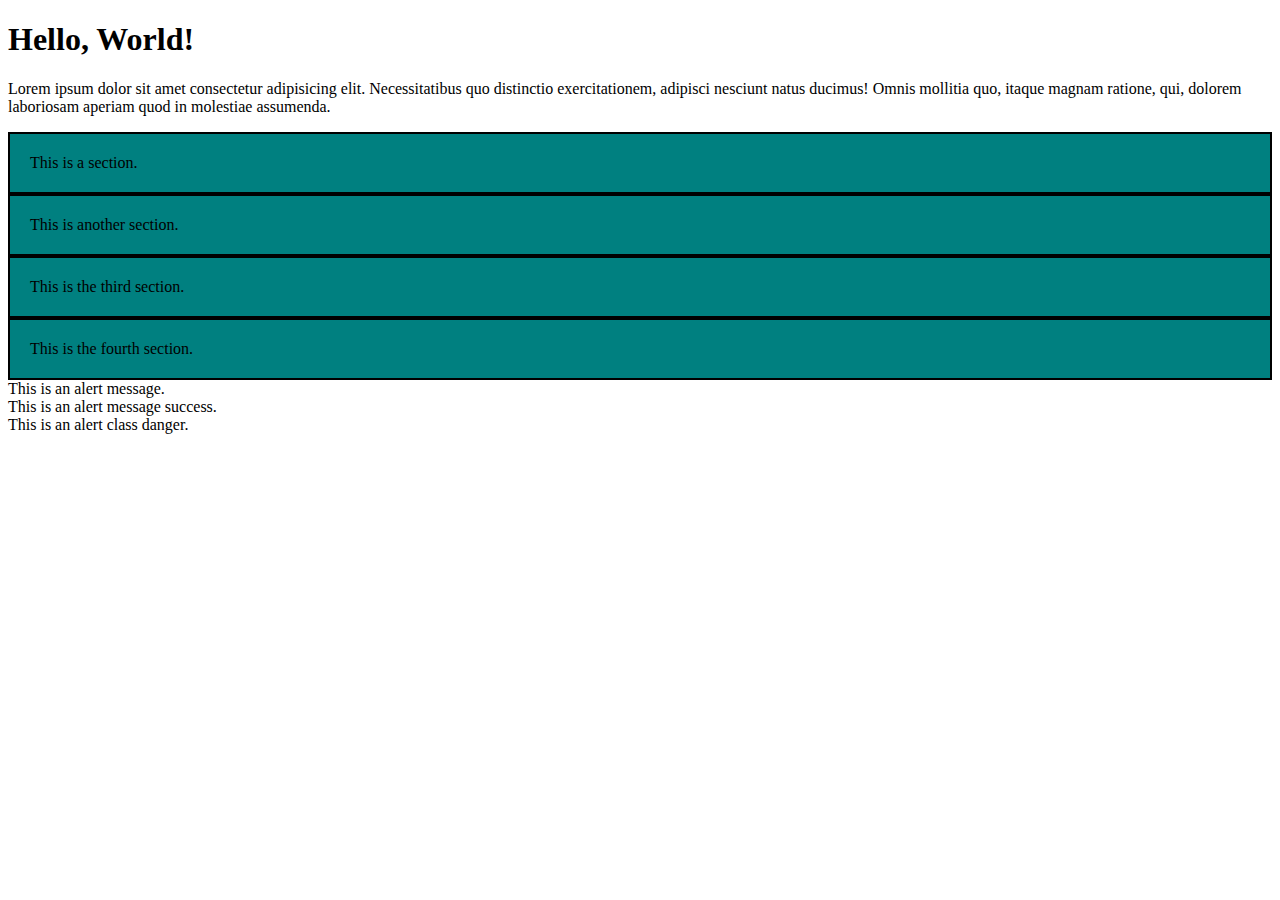
<file: bootstrap.html>
<!DOCTYPE html>
<html>
  <head>
    <title>My Bootstrap page.</title>
    <link href="https://stackpath.bootstrapcdn.com/bootstrap/4.5.0/css/bootstrap.min.css" rel="stylesheet" integrity="sha384-9aIt2nRpC12Uk9gS9baDl411NQApFmC26EwAOH8WgZl5MYYxFfc+NcPb1dKGj7Sk" crossorigin="anonymous">
    <style>
      .row > div {
        padding: 20px;
        background-color: teal;
        border: 2px solid black;
      }
    </style>
  </head>
  <body>
    <h1>Hello, World!</h1>
    <p>Lorem ipsum dolor sit amet consectetur adipisicing elit. Necessitatibus quo distinctio exercitationem, adipisci nesciunt natus ducimus! Omnis mollitia quo, itaque magnam ratione, qui, dolorem laboriosam aperiam quod in molestiae assumenda.</p>
    <div class="row">
      <div class="col-lg-3 col-sm-6">
        This is a section.
      </div>
      <div class="col-lg-3 col-sm-6">
        This is another section.
      </div>
      <div class="col-lg-3 col-sm-6">
        This is the third section.
      </div>
      <div class="col-lg-3 col-sm-6">
        This is the fourth section.
      </div>
    </div>
    <div class="container">
      <div class="alert alert-primary" role="alert">
        This is an alert message.
      </div>
      <div class="alert alert-success" role="alert">
        This is an alert message success.
      </div>
      <div class="alert alert-danger" role="alert">
        This is an alert class danger.
      </div>
    </div>
  </body>
</html>
</file>
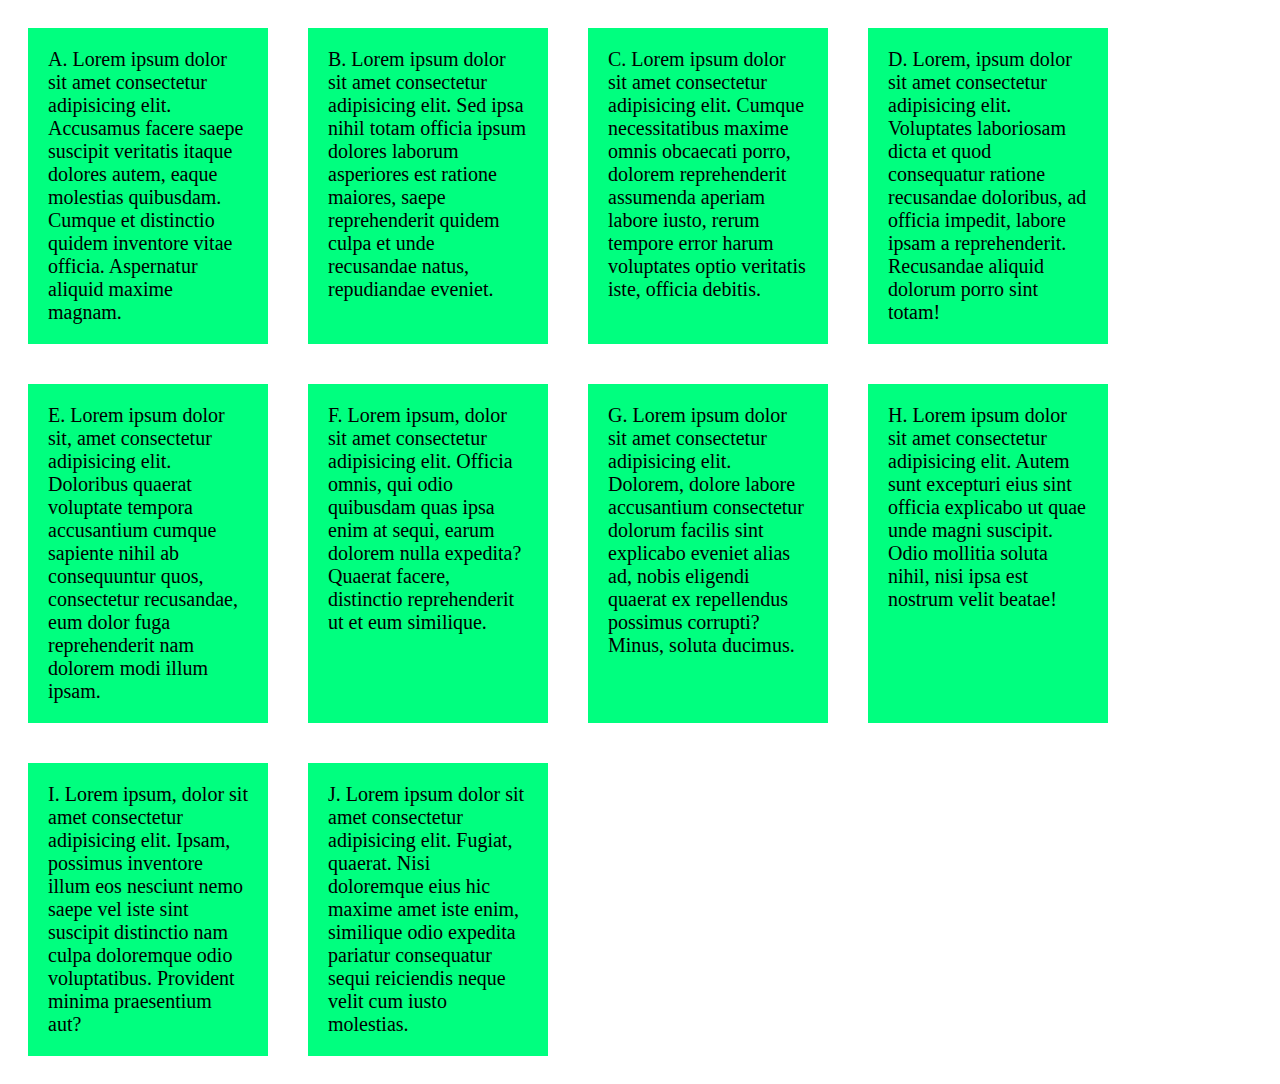
<file: flexbox.html>
<!DOCTYPE html>
<html>
  <head>
    <title>My FlexBox web site.</title>
    <meta name="viewport" content="width=device-width" initial-scale="1.0">
    <style>
      .container {
        display: flex;
        flex-wrap: wrap;
      }
      .container > div {
        background-color: springgreen;
        font-size: 20px;
        margin: 20px;
        padding: 20px;
        width: 200px;
      }
    </style>
  </head>
  <body>
    <div class="container">
      <div>A. Lorem ipsum dolor sit amet consectetur adipisicing elit. Accusamus facere saepe suscipit veritatis itaque dolores autem, eaque molestias quibusdam. Cumque et distinctio quidem inventore vitae officia. Aspernatur aliquid maxime magnam.</div>
      <div>B. Lorem ipsum dolor sit amet consectetur adipisicing elit. Sed ipsa nihil totam officia ipsum dolores laborum asperiores est ratione maiores, saepe reprehenderit quidem culpa et unde recusandae natus, repudiandae eveniet.</div>
      <div>C. Lorem ipsum dolor sit amet consectetur adipisicing elit. Cumque necessitatibus maxime omnis obcaecati porro, dolorem reprehenderit assumenda aperiam labore iusto, rerum tempore error harum voluptates optio veritatis iste, officia debitis.</div>
      <div>D. Lorem, ipsum dolor sit amet consectetur adipisicing elit. Voluptates laboriosam dicta et quod consequatur ratione recusandae doloribus, ad officia impedit, labore ipsam a reprehenderit. Recusandae aliquid dolorum porro sint totam!</div>
      <div>E. Lorem ipsum dolor sit, amet consectetur adipisicing elit. Doloribus quaerat voluptate tempora accusantium cumque sapiente nihil ab consequuntur quos, consectetur recusandae, eum dolor fuga reprehenderit nam dolorem modi illum ipsam.</div>
      <div>F. Lorem ipsum, dolor sit amet consectetur adipisicing elit. Officia omnis, qui odio quibusdam quas ipsa enim at sequi, earum dolorem nulla expedita? Quaerat facere, distinctio reprehenderit ut et eum similique.</div>
      <div>G. Lorem ipsum dolor sit amet consectetur adipisicing elit. Dolorem, dolore labore accusantium consectetur dolorum facilis sint explicabo eveniet alias ad, nobis eligendi quaerat ex repellendus possimus corrupti? Minus, soluta ducimus.</div>
      <div>H. Lorem ipsum dolor sit amet consectetur adipisicing elit. Autem sunt excepturi eius sint officia explicabo ut quae unde magni suscipit. Odio mollitia soluta nihil, nisi ipsa est nostrum velit beatae!</div>
      <div>I. Lorem ipsum, dolor sit amet consectetur adipisicing elit. Ipsam, possimus inventore illum eos nesciunt nemo saepe vel iste sint suscipit distinctio nam culpa doloremque odio voluptatibus. Provident minima praesentium aut?</div>
      <div>J. Lorem ipsum dolor sit amet consectetur adipisicing elit. Fugiat, quaerat. Nisi doloremque eius hic maxime amet iste enim, similique odio expedita pariatur consequatur sequi reiciendis neque velit cum iusto molestias.</div>
    </div>
  </body>
</html>
</file>
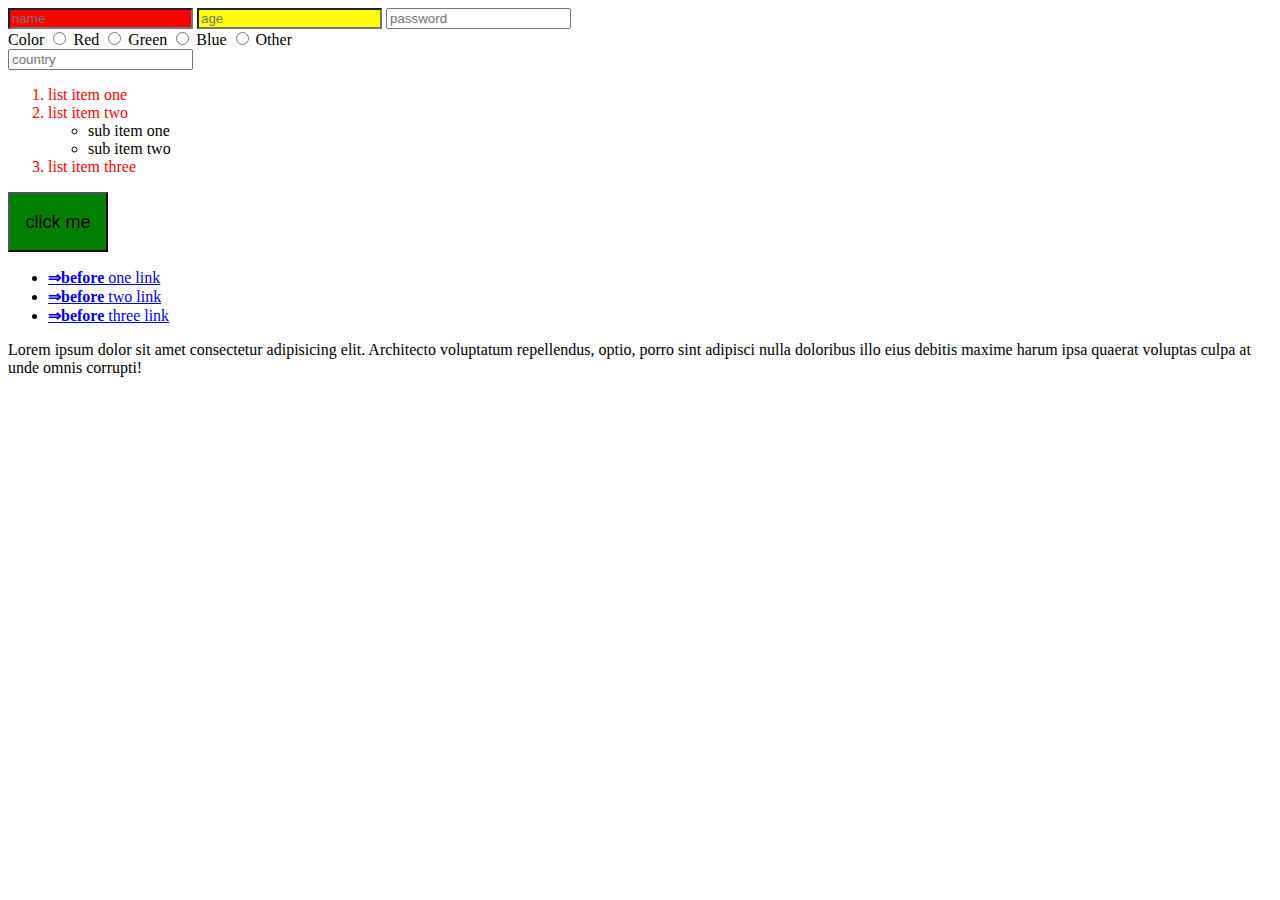
<file: form.html>
<!DOCTYPE html>
<html>
  <head>
    <title>My Form</title>
    <style>
      ol > li {
        color: red;
      }
      input[type=text] {
        background-color: red;
      }
      input[type=number] {
        background-color: yellow;
      }
      button {
        width: 100px;
        height: 60px;
        font-size: 18px;
        background-color: green;
      }
      button:hover {
        background-color: blue;
      }
      a::before {
        content: "\21d2 before ";
        font-weight: bold;
      }
      p::selection {
        color:blue;
        background-color: yellow;
      }
    </style>
  </head>
  <body>
    <div>
      <form>
        <input name="name" type="text" placeholder="name">
        <input name="name" type="number" placeholder="age">
        <input name="password" type="password" placeholder="password">
      </form>
    </div>
    <div>
      Color
      <input name="color" type="radio" value="red"> Red 
      <input name="color" type="radio" value="green"> Green 
      <input name="color" type="radio" value="blue"> Blue  
      <input name="color" type="radio" value="other"> Other  
    </div>
    <div>
      <input name="country" list="countries" placeholder="country">
      <datalist id="countries">
        <option value="Abcd"></option>
        <option value="Bacd"></option>
        <option value="Cade"></option>
      </datalist>
    </div>
    <div>
      <ol>
        <li>list item one</li>
        <li>list item two</li>
        <ul>
          <li>sub item one</li>
        </ul>
        <ul>
          <li>sub item two</li>
        </ul>
        <li>list item three</li>
      </ol>
    </div>
    <div>
      <button>click me</button>
    </div>
    <div>
      <ul>
        <li><a href="#">one link</a></li>
        <li><a href="#">two link</a></li>
        <li><a href="#">three link</a></li>
      </ul>
    </div>
    <div>
      <p>
        Lorem ipsum dolor sit amet consectetur adipisicing elit. Architecto voluptatum repellendus, optio, porro sint adipisci nulla doloribus illo eius debitis maxime harum ipsa quaerat voluptas culpa at unde omnis corrupti!
      </p>
    </div>
  </body>
</html>
</file>
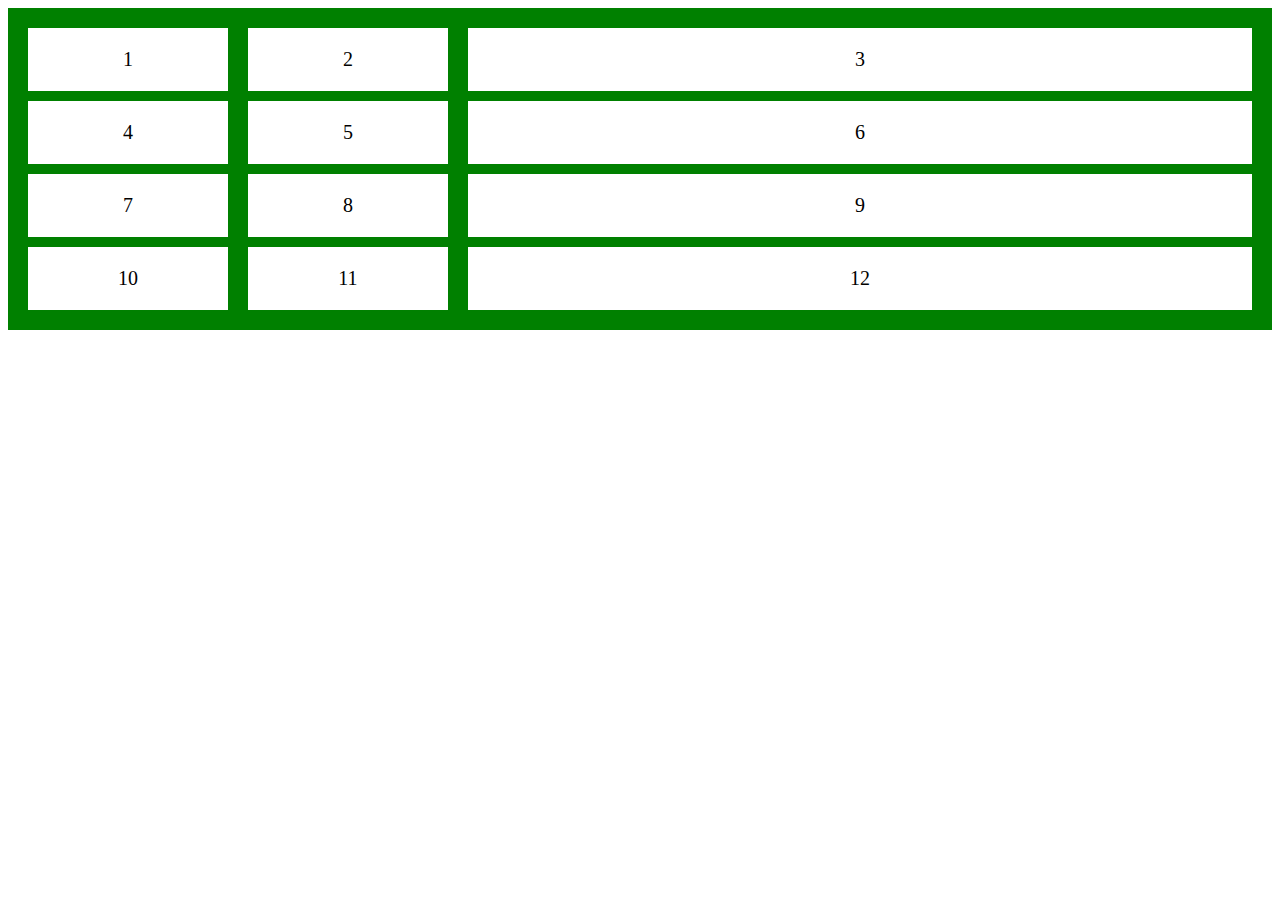
<file: grid.html>
<!DOCTYPE html>
<html>
  <head>
    <title>My Grid web site.</title>
    <meta name="viewport" content="width=device-width", initial-scale="1.0">
    <style>
      .grid {
        background-color: green;
        display: grid;
        padding: 20px;
        grid-column-gap: 20px;
        grid-row-gap: 10px;
        grid-template-columns: 200px 200px auto;
      }
      .grid-item {
        background-color: white;
        font-size: 20px;
        padding: 20px;
        text-align: center;
      }
    </style>
  </head>
  <body>
    <div class="grid">
      <div class="grid-item">1</div>
      <div class="grid-item">2</div>
      <div class="grid-item">3</div>
      <div class="grid-item">4</div>
      <div class="grid-item">5</div>
      <div class="grid-item">6</div>
      <div class="grid-item">7</div>
      <div class="grid-item">8</div>
      <div class="grid-item">9</div>
      <div class="grid-item">10</div>
      <div class="grid-item">11</div>
      <div class="grid-item">12</div>
    </div>
  </body>
</html>
</file>
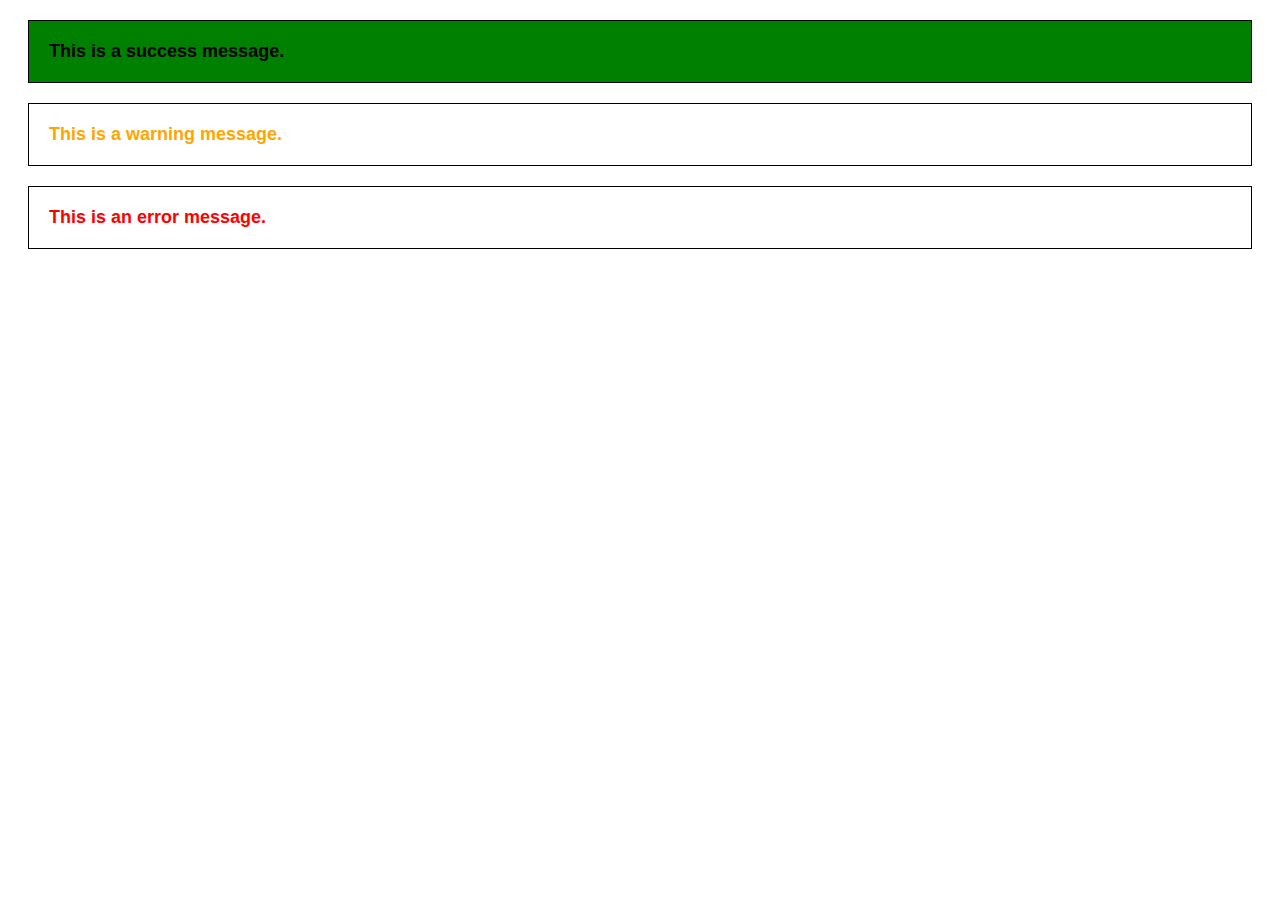
<file: inheritance.html>
<!DOCTYPE html>
<html>
  <head>
    <title>My Inheritance web page.</title>
    <link rel="stylesheet" href="inheritance.css">
  </head>
  <body>
    <div class="success">This is a success message.</div>
    <div class="warning">This is a warning message.</div>
    <div class="error">This is an error message.</div>
  </body>
</html>
</file>
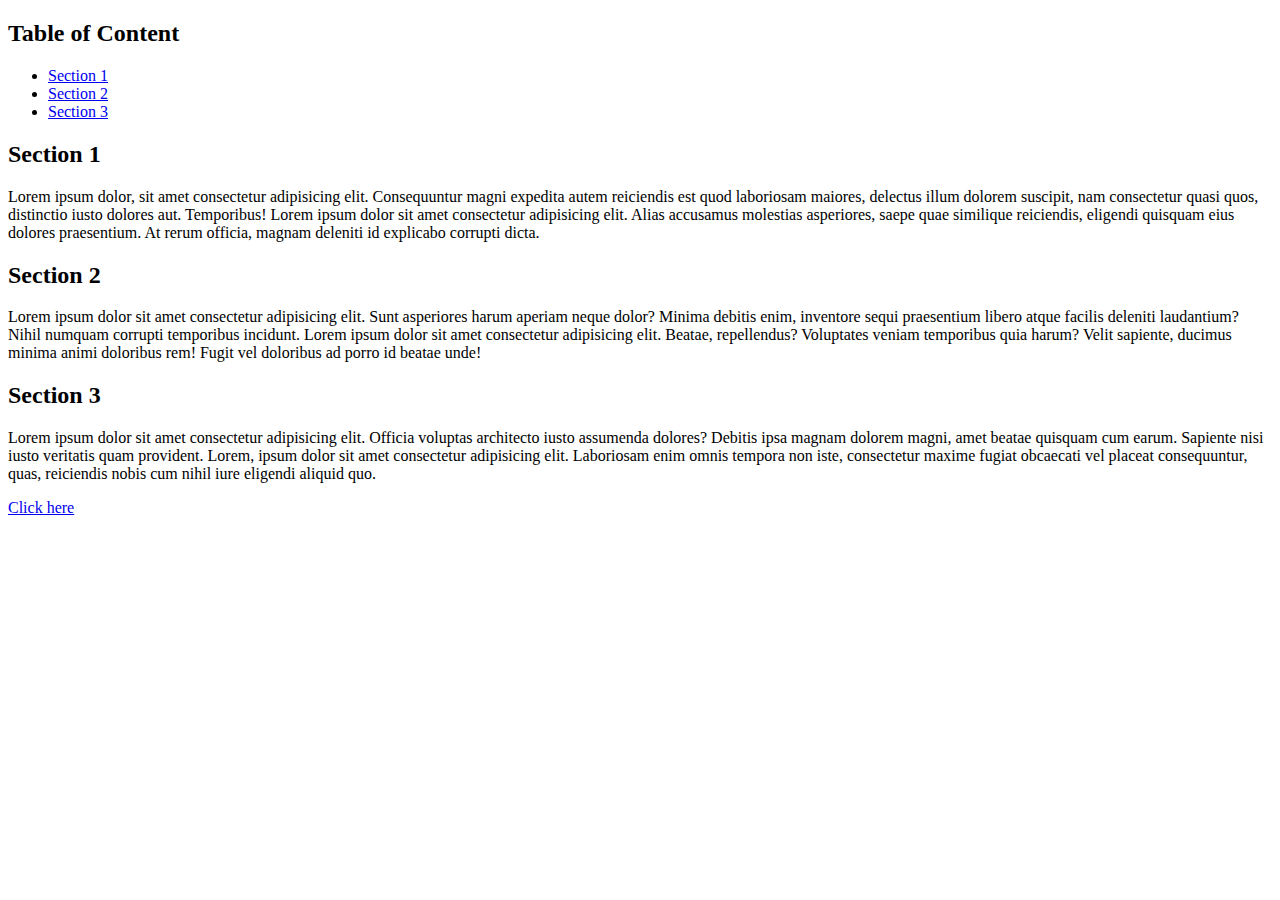
<file: link0.html>
<!DOCTYPE html>
<html>
  <head>
    <title>My Web Page</title>
  </head>
  <body>
    <h2>Table of Content</h2>
    <ul>
      <li><a href="#section1">Section 1</a></li>
      <li><a href="#section2">Section 2</a></li>
      <li><a href="#section3">Section 3</a></li>
    </ul>
    <h2 id="section1">Section 1</h2>
    <p>
      Lorem ipsum dolor, sit amet consectetur adipisicing elit. Consequuntur magni expedita autem reiciendis est quod laboriosam maiores, delectus illum dolorem suscipit, nam consectetur quasi quos, distinctio iusto dolores aut. Temporibus! Lorem ipsum dolor sit amet consectetur adipisicing elit. Alias accusamus molestias asperiores, saepe quae similique reiciendis, eligendi quisquam eius dolores praesentium. At rerum officia, magnam deleniti id explicabo corrupti dicta.
    </p>
    <h2 id="section2">Section 2</h2>
    <p>
      Lorem ipsum dolor sit amet consectetur adipisicing elit. Sunt asperiores harum aperiam neque dolor? Minima debitis enim, inventore sequi praesentium libero atque facilis deleniti laudantium? Nihil numquam corrupti temporibus incidunt. Lorem ipsum dolor sit amet consectetur adipisicing elit. Beatae, repellendus? Voluptates veniam temporibus quia harum? Velit sapiente, ducimus minima animi doloribus rem! Fugit vel doloribus ad porro id beatae unde!
    </p>
    <h2 id="section3">Section 3</h2>
    <p>
      Lorem ipsum dolor sit amet consectetur adipisicing elit. Officia voluptas architecto iusto assumenda dolores? Debitis ipsa magnam dolorem magni, amet beatae quisquam cum earum. Sapiente nisi iusto veritatis quam provident.  Lorem, ipsum dolor sit amet consectetur adipisicing elit. Laboriosam enim omnis tempora non iste, consectetur maxime fugiat obcaecati vel placeat consequuntur, quas, reiciendis nobis cum nihil iure eligendi aliquid quo.
    </p>
    <a href="hello.html">Click here</a>
  </body>
  </html>
</file>
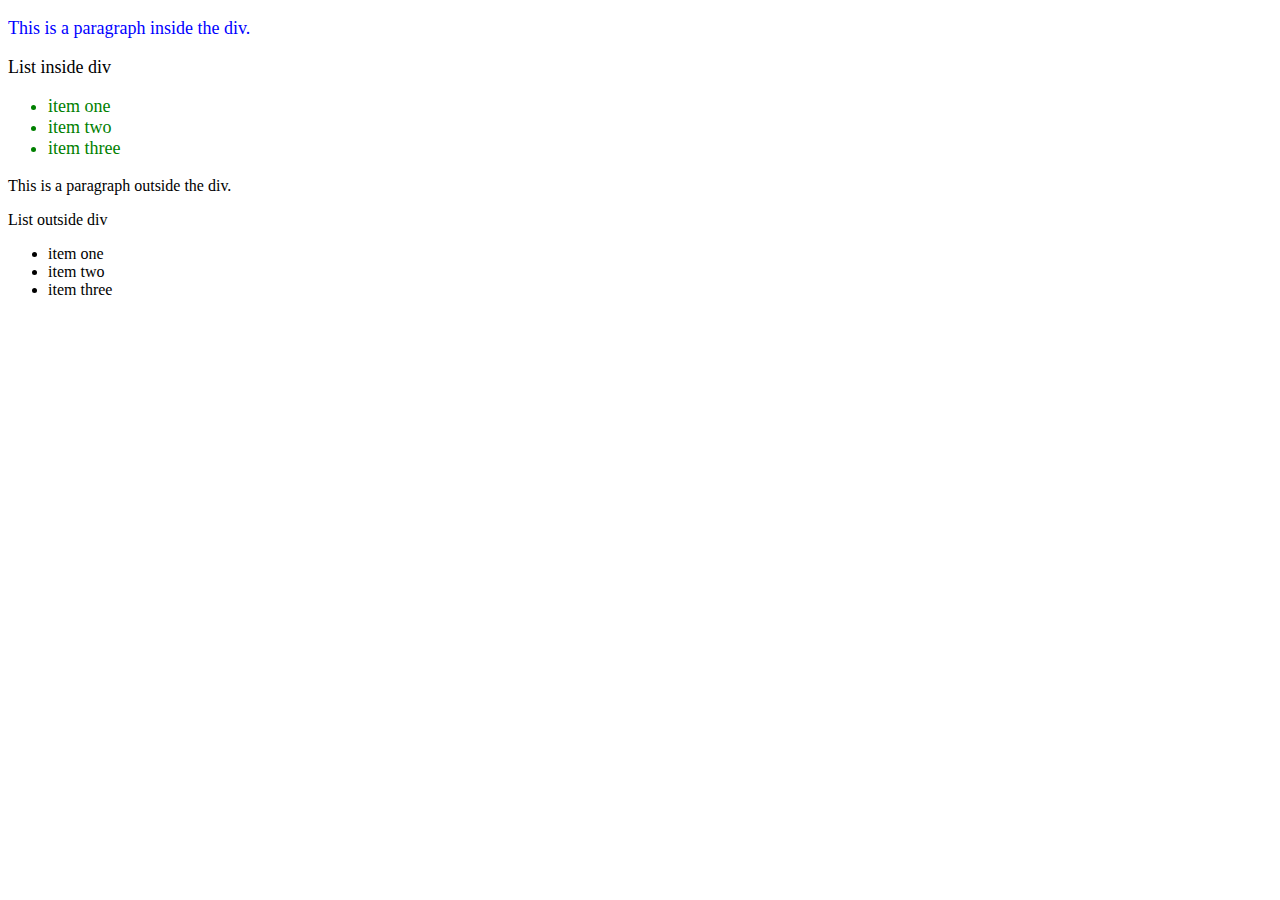
<file: nesting.html>
<!DOCTYPE html>
<html>
  <head>
    <title>My Nesting web site</title>
    <link rel="stylesheet" href="nesting.css">
  </head>
  <body>
    <div>
      <p>This is a paragraph inside the div.</p>
      List inside div
      <ul>
        <li>item one</li>
        <li>item two</li>
        <li>item three</li>
      </ul>
    </div>
    <p>This is a paragraph outside the div.</p>
    List outside div
      <ul>
        <li>item one</li>
        <li>item two</li>
        <li>item three</li>
      </ul>
  </body>
</html>
</file>
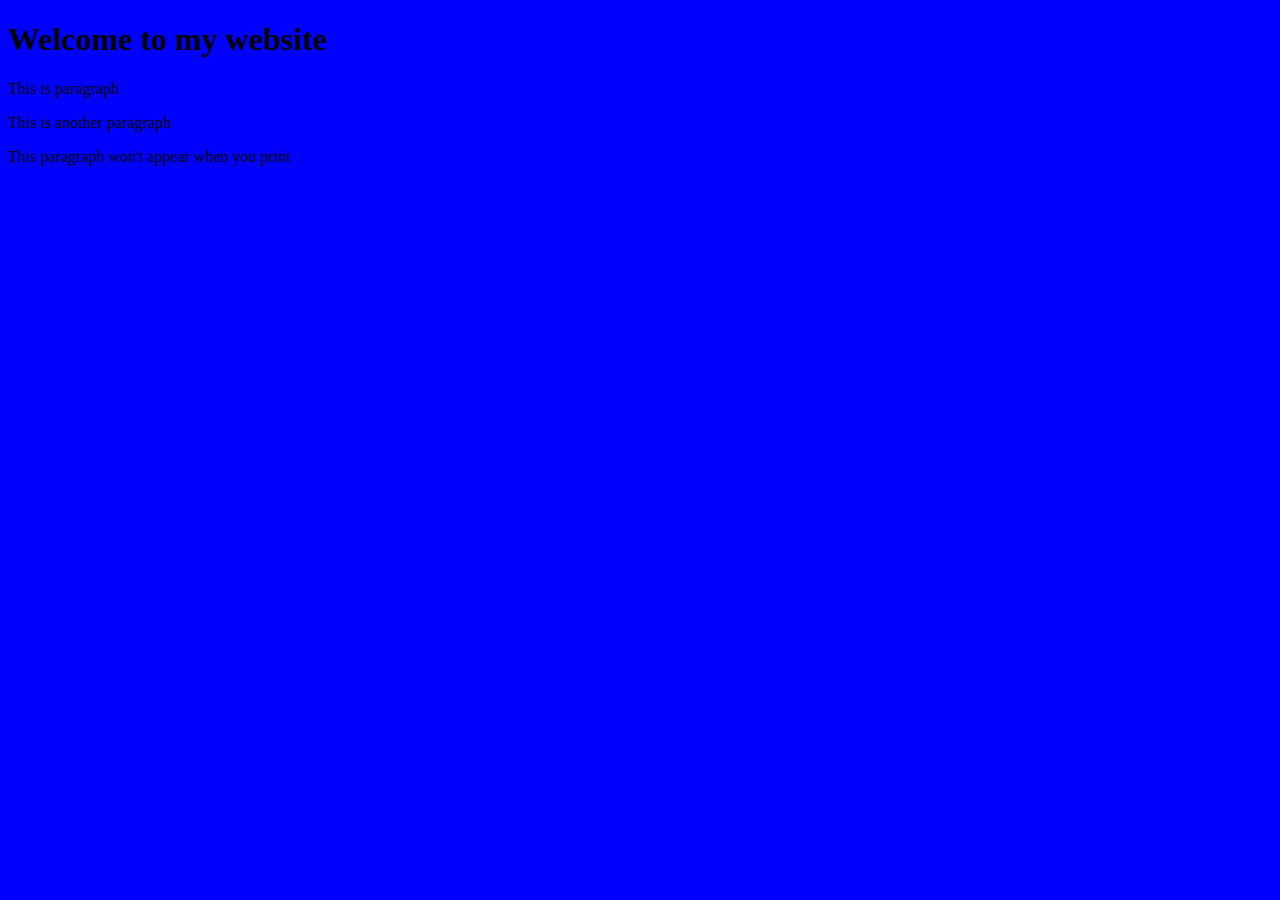
<file: responsive.html>
<!DOCTYPE html>
<html>
  <head>
    <title>My Responsive Page</title>
    <meta name="viewport" content="width=device-width, initial-scale=1.0">
    <style>
      @media print {
        .screen-only {
          display: none;
        }
      }
      @media (min-width: 1000px) {
        body {
          background-color: blue;
        }
      }
      @media (max-width: 999px) {
        body {
          background-color: red;
        }
      }
      @media (min-width: 1000px) {
        h1::before {
          content: "Welcome to my website"
        }
      }
      @media (max-width: 999px) {
        h1::before {
          content: "Welcome";
        }
      }
    </style>
  </head>
  <body>
    <h1></h1>
    <p>This is paragraph</p>
    <p>This is another paragraph</p>
    <p class="screen-only">This paragraph won't appear when you print</p>
  </body>
</html>
</file>
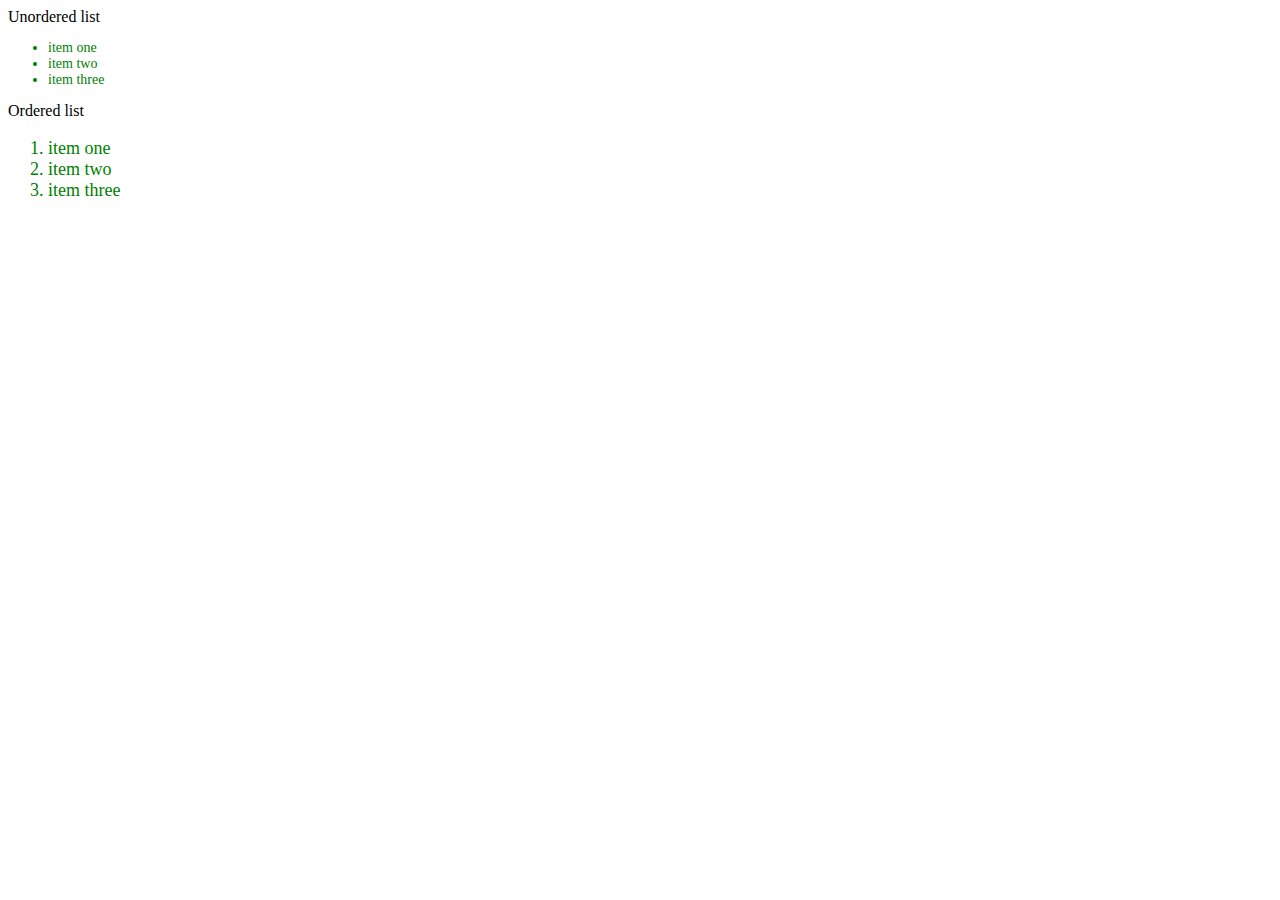
<file: variable.html>
<!DOCTYPE html>
<html>
  <head>
    <title>My variable web site</title>
    <link rel="stylesheet" href="variable.css">
  </head>
  <body>
    Unordered list
    <ul>
      <li>item one</li>
      <li>item two</li>
      <li>item three</li>
    </ul>
    Ordered list
    <ol>
      <li>item one</li>
      <li>item two</li>
      <li>item three</li>
    </ol>
  </body>
</html>
</file>
<file: inheritance.css>
.success, .warning, .error {
  font-family: sans-serif;
  font-size: 18px;
  font-weight: bold;
  border: 1px solid black;
  padding: 20px;
  margin: 20px;
}

.success {
  background-color: green;
}

.warning {
  color: orange;
}

.error {
  color: red;
}
/*# sourceMappingURL=inheritance.css.map */
</file>
<file: nesting.css>
div {
  font-size: 18px;
}

div p {
  color: blue;
}

div ul {
  color: green;
}
/*# sourceMappingURL=nesting.css.map */
</file>
<file: variable.css>
ul {
  font-size: 14px;
  color: green;
}

ol {
  font-size: 18px;
  color: green;
}
/*# sourceMappingURL=variable.css.map */
</file>
